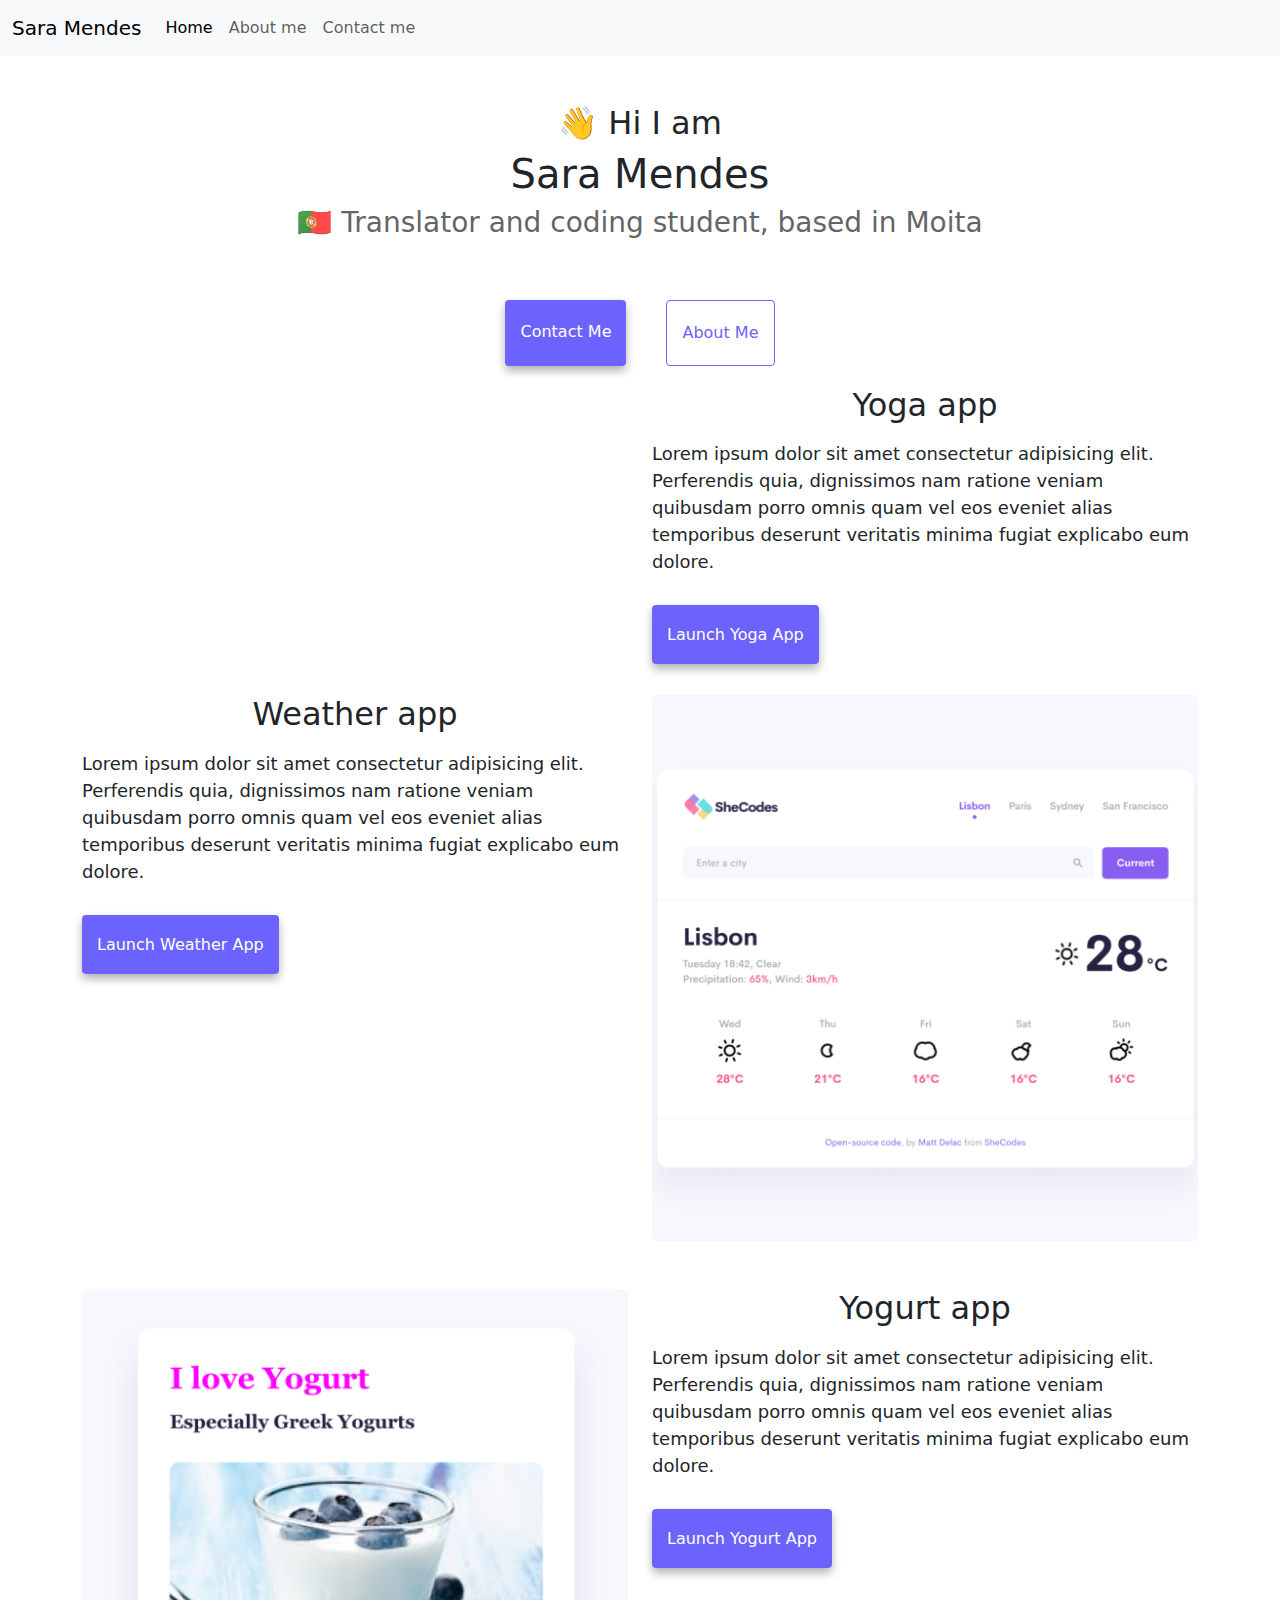
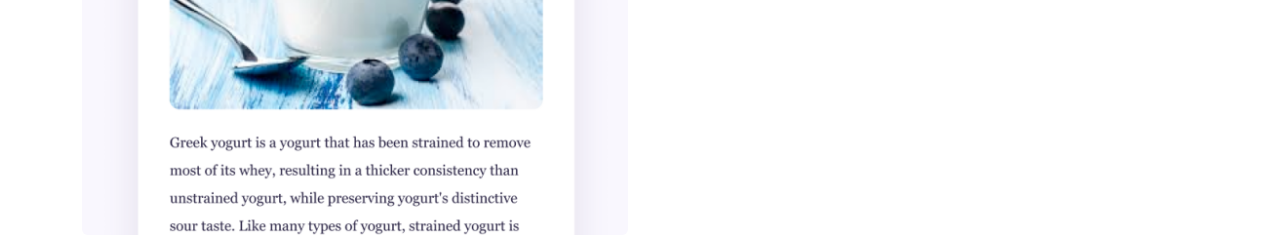
<file: index.html>
<!DOCTYPE html>
<html lang="en">
  <head>
    <meta charset="UTF-8" />
    <meta http-equiv="X-UA-Compatible" content="IE=edge" />
    <meta name="viewport" content="width=device-width, initial-scale=1.0" />
    <meta name="description" content="Sara Mendes is a translator and coding student based in Europe, check out her projects and contact her for job inquiries">
    <title>Translator and coding student - Sara Mendes</title>
    <link rel="stylesheet" href="style.css" />
    <link
      href="https://cdn.jsdelivr.net/npm/bootstrap@5.3.3/dist/css/bootstrap.min.css"
      rel="stylesheet"
      integrity="sha384-QWTKZyjpPEjISv5WaRU9OFeRpok6YctnYmDr5pNlyT2bRjXh0JMhjY6hW+ALEwIH"
      crossorigin="anonymous"
    />
  </head>
  <body>
    <nav class="navbar navbar-expand-lg navbar-light bg-light">
      <div class="container-fluid">
        <a class="navbar-brand" href="#" title="Homepage">Sara Mendes</a>
        <button
          class="navbar-toggler"
          type="button"
          data-bs-toggle="collapse"
          data-bs-target="#navbarNav"
          aria-controls="navbarNav"
          aria-expanded="false"
          aria-label="Toggle navigation"
        >
          <span class="navbar-toggler-icon"></span>
        </button>
        <div class="collapse navbar-collapse" id="navbarNav">
          <ul class="navbar-nav">
            <li class="nav-item">
              <a
                class="nav-link active"
                aria-current="page"
                href="https://4klm8j.csb.app/"
                title="Homepage"
                >Home</a
              >
            </li>
            <li class="nav-item">
              <a class="nav-link" href="about.html" title="About Sara Mendes">About me</a>
            </li>
            <li class="nav-item">
              <a class="nav-link" href="about.html#contact" title="Contact Sara Mendes">Contact me</a>
            </li>
          </ul>
        </div>
      </div>
    </nav>
    <div class="container">
      <h2 class="text-center mt-5">👋 Hi I am</h2>
      <h1>Sara Mendes</h1>
      <h3>🇵🇹 Translator and coding student, based in Moita</h3>
      <div class="navigation-links">
        <a href="about.html#contact" class="contact-link" title ="Contact Sara Mendes">Contact me</a>
        <a href="about.html" class="about-link" title="About Sara Mendes">About me</a>
      </div>
      <div class="row">
        <div class="col-md-6">
          <img src="images/yoga.png" class="img-fluid rounded d-none d-small-block" alt="Yoga project"/>
        </div>
        <div class="col-md-6">
          <h2 class="mb-3">Yoga app</h2>
          <p>
            Lorem ipsum dolor sit amet consectetur adipisicing elit. Perferendis
            quia, dignissimos nam ratione veniam quibusdam porro omnis quam vel
            eos eveniet alias temporibus deserunt veritatis minima fugiat
            explicabo eum dolore.
          </p>
          <div class="mt-5">
            <a href="#" class="primary-link" title="Yoga project">Launch Yoga App</a>
          </div>
        </div>
      </div>
      <div class="row mt-5">
        <div class="col-md-6">
          <h2 class="mb-3">Weather app</h2>
          <p>
            Lorem ipsum dolor sit amet consectetur adipisicing elit. Perferendis
            quia, dignissimos nam ratione veniam quibusdam porro omnis quam vel
            eos eveniet alias temporibus deserunt veritatis minima fugiat
            explicabo eum dolore.
          </p>
          <div class="mb-5 mt-5">
            <a href="#" class="primary-link" title="Weather project">Launch Weather App</a>
          </div>
        </div>
        <div class="col-md-6">
          <img src="images/weather.png" class="img-fluid rounded" />
        </div>
      </div>
      <div class="row mt-5">
        <div class="col-md-6">
          <img src="images/yogurt.png" class="img-fluid rounded" alt="Yogurt project"/>
        </div>
        <div class="col-md-6">
          <h2 class="mb-3">Yogurt app</h2>
          <p>
            Lorem ipsum dolor sit amet consectetur adipisicing elit. Perferendis
            quia, dignissimos nam ratione veniam quibusdam porro omnis quam vel
            eos eveniet alias temporibus deserunt veritatis minima fugiat
            explicabo eum dolore.
          </p>
          <div class="mt-5">
            <a href="#" class="primary-link" title="Yogurt project">Launch Yogurt App</a>
          </div>
        </div>
      </div>
    </div>
    <script
      src="https://cdn.jsdelivr.net/npm/bootstrap@5.3.3/dist/js/bootstrap.bundle.min.js"
      integrity="sha384-YvpcrYf0tY3lHB60NNkmXc5s9fDVZLESaAA55NDzOxhy9GkcIdslK1eN7N6jIeHz"
      crossorigin="anonymous"
    ></script>
  </body>
</html>
</file>
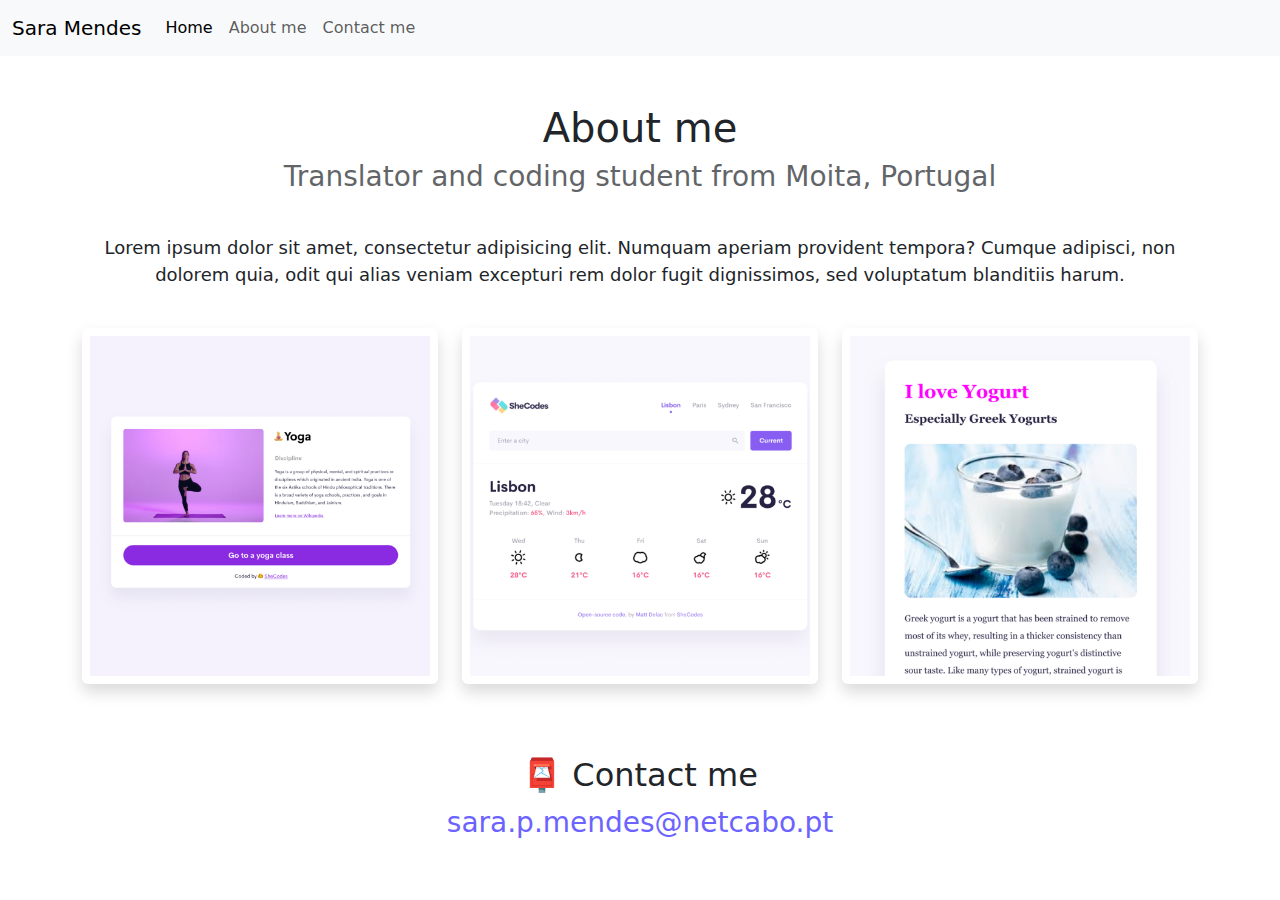
<file: about.html>
<!DOCTYPE html>
<html lang="en">
  <head>
    <meta charset="UTF-8" />
    <meta http-equiv="X-UA-Compatible" content="IE=edge" />
    <meta name="viewport" content="width=device-width, initial-scale=1.0" />
    <link rel="stylesheet" href="style.css" />
    <link
      href="https://cdn.jsdelivr.net/npm/bootstrap@5.3.3/dist/css/bootstrap.min.css"
      rel="stylesheet"
      integrity="sha384-QWTKZyjpPEjISv5WaRU9OFeRpok6YctnYmDr5pNlyT2bRjXh0JMhjY6hW+ALEwIH"
      crossorigin="anonymous"
    />
    <title>About me - Sara Mendes</title>
    <meta name="description" content="About Sara Mendes, a translator and coding student based in Europe">
  </head>
  <body>
    <nav class="navbar navbar-expand-lg navbar-light bg-light">
      <div class="container-fluid">
        <a class="navbar-brand" href="#" title="Homepage">Sara Mendes</a>
        <button
          class="navbar-toggler"
          type="button"
          data-bs-toggle="collapse"
          data-bs-target="#navbarNav"
          aria-controls="navbarNav"
          aria-expanded="false"
          aria-label="Toggle navigation"
        >
          <span class="navbar-toggler-icon"></span>
        </button>
        <div class="collapse navbar-collapse" id="navbarNav">
          <ul class="navbar-nav">
            <li class="nav-item">
              <a
                class="nav-link active"
                aria-current="page"
                href="https://4klm8j.csb.app/"
                >Home</a
              >
            </li>
            <li class="nav-item">
              <a class="nav-link" href="about.html" title="About Sara Mendes">About me</a>
            </li>
            <li class="nav-item">
              <a class="nav-link" href="about.html#contact" title="Contact Sara Mendes">Contact me</a>
            </li>
          </ul>
        </div>
      </div>
    </nav>
    <div class="container">
    <h1 class="text-center mt-5">About me</h1>
    <h3 class="text-center">Translator and coding student from Moita, Portugal</h3>
    <div class="about-paragraphs text-center">
      <p>
        Lorem ipsum dolor sit amet, consectetur adipisicing elit. Numquam aperiam provident tempora? Cumque adipisci, non dolorem quia, odit qui alias veniam excepturi rem dolor fugit dignissimos, sed voluptatum blanditiis harum. 
      </p>
    </div>

    <div class="row">
      <div class="col-sm-4">
        <img src="images/yoga.png" class="img-fluid p-2 mb-4 shadow rounded" alt="Yoga project">
      </div>
      <div class="col-sm-4">
        <img src="images/weather.png" class="img-fluid p-2 mb-4 shadow rounded" alt="Weather project">
      </div>
      <div class="col-sm-4">
        <img src="images/yogurt.png" class="img-fluid p-2 mb-4 shadow rounded" alt="Yogurt project">
      </div>
    </div>
    <div id="contact" class="mt-5">
      <h2>📮 Contact me</h2>
      <a href="mailto:[email]" class="email-link"> sara.p.mendes@netcabo.pt </a>
      <script
        src="https://cdn.jsdelivr.net/npm/bootstrap@5.3.3/dist/js/bootstrap.bundle.min.js"
        integrity="sha384-YvpcrYf0tY3lHB60NNkmXc5s9fDVZLESaAA55NDzOxhy9GkcIdslK1eN7N6jIeHz"
        crossorigin="anonymous"
      ></script>
    </div>
  </body>
</html>
</file>
<file: style.css>
:root {
  --primary-color: #6c63ff;
  --secondary-color: #f5f2fe;
  --box-shadow: 0 5px 10px rgba(0, 0, 0, 0.3);
}

body {
  margin: 60px auto;
  max-width: 100%;
  margin-top: 100px;
  font-family: var(--bs-font-sans-serif);
  font-size: 1rem;
  font-weight: 400;
  line-height: 1.5;
  color: #212529;
  background-color: #fff;
}

h1,
h2,
h3 {
  text-align: center;
  margin: 0;
}

h1 {
  font-size: 96px;
}

h2 {
  font-size: 48px;
}

h3 {
  font-size: 24px;
  opacity: 0.7;
}

p {
  font-size: 18px;
  line-height: 1.5;
}

.navigation-links {
  display: flex;
  margin-top: 40px;
  justify-content: center;
}

.navigation-links a {
  margin: 20px;
  border-radius: 4px;
  padding: 20px 15px;
  text-decoration: none;
  text-transform: capitalize;
}

.contact-link {
  background: var(--primary-color);
  box-shadow: var(--box-shadow);
  color: white;
}

.about-link {
  color: var(--primary-color);
  border: 1px solid var(--primary-color);
}

.homepage-link {
  color: var(--primary-color);
  text-align: center;
  display: block;
}

.about-paragraphs {
  display: flex;
  margin: 30px 0;
}

.about-paragraphs p {
  margin: 10px;
}

.email-link {
  display: flex;
  justify-content: center;
  color: var(--primary-color);
  font-size: 28px;
  text-decoration: none;
}

.email-link:hover {
  text-decoration: underline;
}

.primary-link {
  border-radius: 4px;
  padding: 20px 15px;
  text-decoration: none;
  text-transform: capitalize;
  background: var(--primary-color);
  box-shadow: var(--box-shadow);
  color: white;
}

.text-center {
  text-align: center !important;
}

.fixed-top {
  position: fixed;
  top: 0;
  right: 0;
  left: 0;
  z-index: 1030;
}
@media (min-width: 992px) {
  .navbar-expand-lg {
    flex-wrap: nowrap;
    justify-content: flex-start;
  }
}

.navbar {
  position: relative;
  display: flex;
  flex-wrap: wrap;
  align-items: center;
  justify-content: space-between;
  padding-top: 0.5rem;
  padding-bottom: 0.5rem;
}

.fixed-top {
  position: fixed;
  top: 0;
  right: 0;
  left: 0;
  z-index: 1030;
}
</file>
